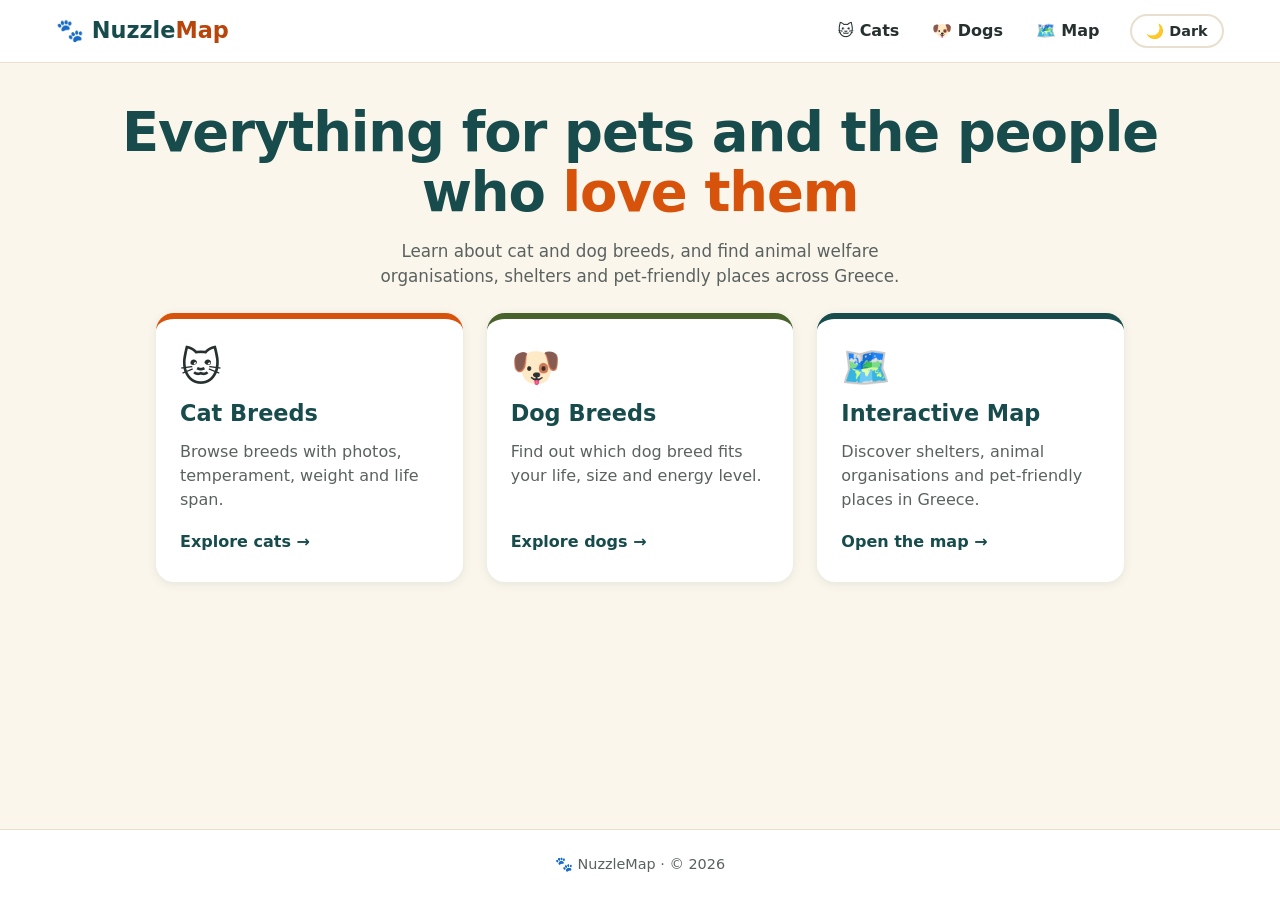
<file: index.html>
<!DOCTYPE html>
<html lang="en">
  <head>
    <meta charset="UTF-8"/>
    <meta name="viewport" content="width=device-width, initial-scale=1.0"/>
    <title>NuzzleMap | Pets, breeds and places in Greece</title>

    <!-- Εφαρμόζει το αποθηκευμένο θέμα ΠΡΙΝ ζωγραφιστεί η σελίδα (βλέπε εξήγηση) -->
    <script>
      try {
        if (localStorage.getItem('theme') === 'dark') {
          document.documentElement.classList.add('dark');
        }
      } catch (e) {}
    </script>

    <link rel="stylesheet" href="css/base.css"/>
    <link rel="stylesheet" href="css/home.css"/>
  </head>

  <body data-page="home">
    <main>
      <section class="hero">
        <h1>Everything for pets and the people who <span class="accent">love them</span></h1>
        <p class="hero-text">
          Learn about cat and dog breeds, and find animal welfare organisations,
          shelters and pet-friendly places across Greece.
        </p>
      </section>

      <section class="home-grid" aria-label="NuzzleMap sections">
        <a class="home-card home-card--cats" href="cats.html">
          <span class="home-card-icon" aria-hidden="true">🐱</span>
          <h2>Cat Breeds</h2>
          <p>Browse breeds with photos, temperament, weight and life span.</p>
          <span class="home-card-cta">Explore cats →</span>
        </a>

        <a class="home-card home-card--dogs" href="dogs.html">
          <span class="home-card-icon" aria-hidden="true">🐶</span>
          <h2>Dog Breeds</h2>
          <p>Find out which dog breed fits your life, size and energy level.</p>
          <span class="home-card-cta">Explore dogs →</span>
        </a>

        <a class="home-card home-card--map" href="map.html">
          <span class="home-card-icon" aria-hidden="true">🗺️</span>
          <h2>Interactive Map</h2>
          <p>Discover shelters, animal organisations and pet-friendly places in Greece.</p>
          <span class="home-card-cta">Open the map →</span>
        </a>
      </section>
    </main>

    <script type="module" src="script/layout.js"></script>
  </body>
</html>
</file>
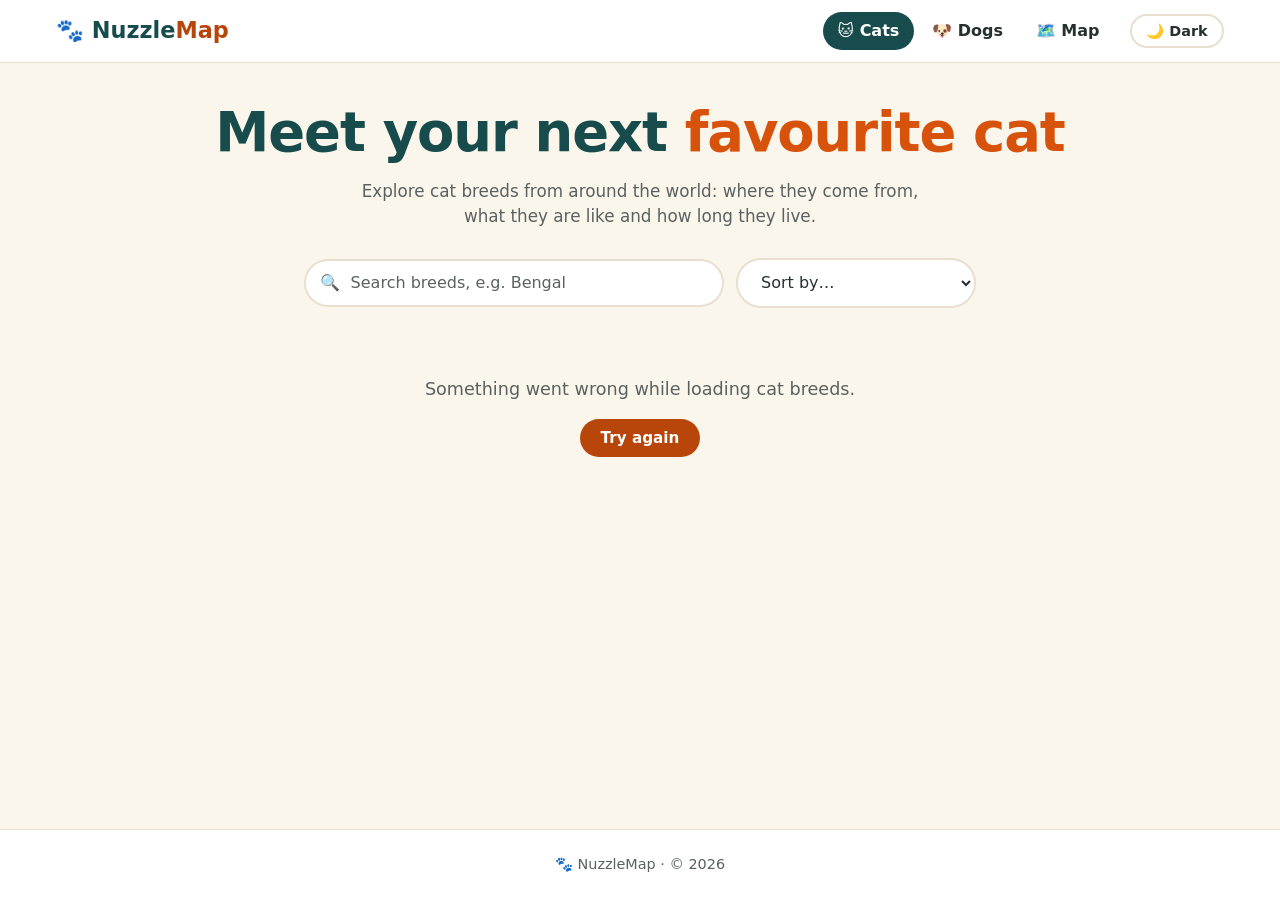
<file: cats.html>
<!DOCTYPE html>
<html lang="en">
  <head>
    <meta charset="UTF-8"/>
    <meta name="viewport" content="width=device-width, initial-scale=1.0"/>
    <title>Cat Breed Gallery | NuzzleMap</title>

    <script>
      try {
        if (localStorage.getItem('theme') === 'dark') {
          document.documentElement.classList.add('dark');
        }
      } catch (e) {}
    </script>

    <link rel="stylesheet" href="css/base.css"/>
    <link rel="stylesheet" href="css/gallery.css"/>
  </head>

  <body data-page="cats">
    <main>
      <section class="hero">
        <h1>Meet your next <span class="accent">favourite cat</span></h1>
        <p class="hero-text">
          Explore cat breeds from around the world: where they come from,
          what they are like and how long they live.
        </p>

        <div class="toolbar">
          <div class="search-wrap">
            <span class="search-icon" aria-hidden="true">🔍</span>
            <label for="search" class="visually-hidden">Search breeds</label>
            <input type="search" id="search" class="control" placeholder="Search breeds, e.g. Bengal"/>
          </div>

          <label for="sort" class="visually-hidden">Sort breeds</label>
          <select id="sort" class="control"></select>

          <div id="filters" class="filters"></div>

          <p id="count" class="count" aria-live="polite"></p>
        </div>
      </section>

      <div id="gallery"></div>
    </main>

    <dialog id="details-dialog" class="details-dialog" aria-labelledby="details-title">
      <div class="details-inner"></div>
    </dialog>

    <div id="toast" class="hidden" role="status" aria-live="polite"></div>

    <div id="loader" class="loader-container" role="status">
      <p>Cats are coming...</p>
      <div class="spinner"></div>
    </div>

    <script type="module" src="script/layout.js"></script>
    <script type="module" src="script/cats.js"></script>
  </body>
</html>
</file>
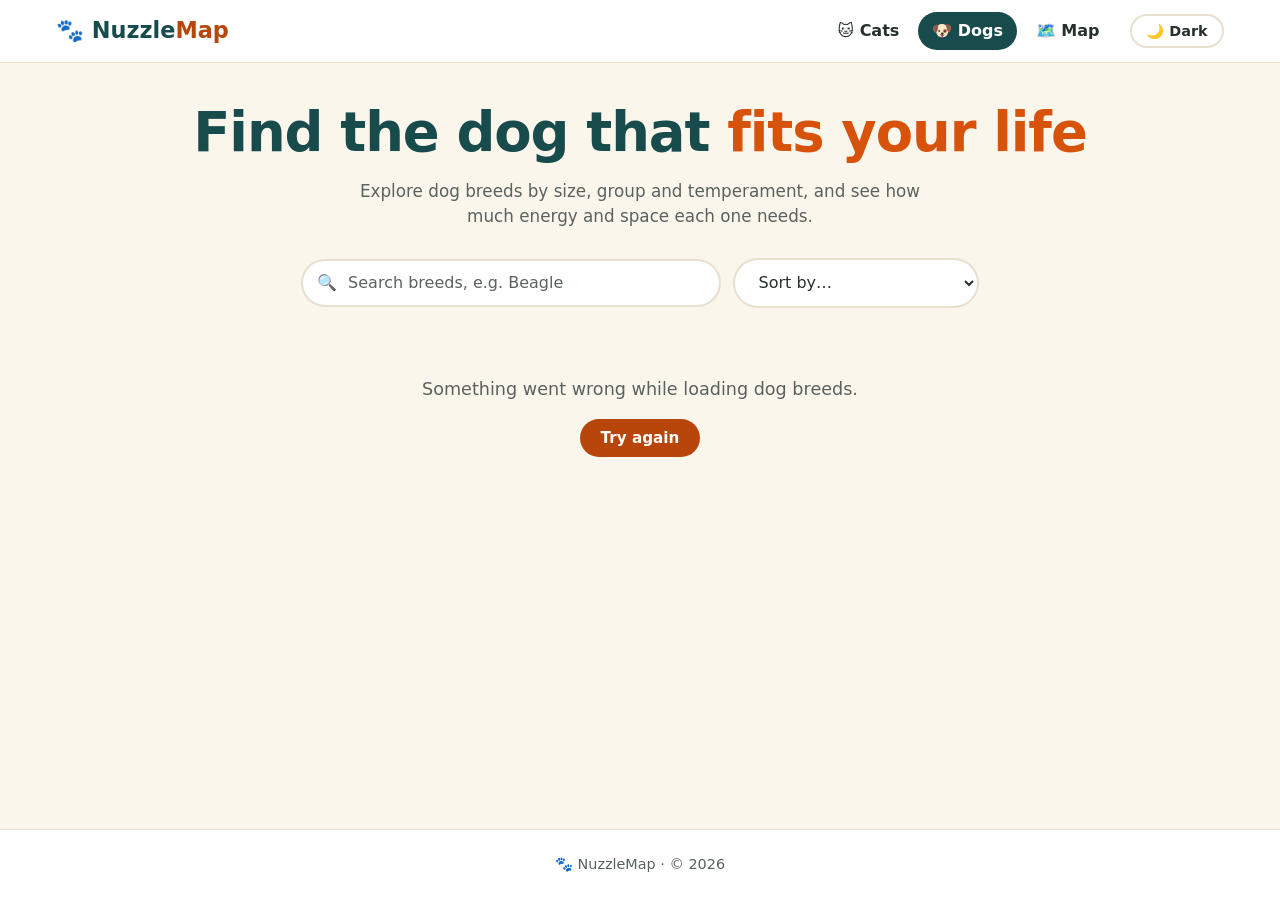
<file: dogs.html>
<!DOCTYPE html>
<html lang="en">
  <head>
    <meta charset="UTF-8"/>
    <meta name="viewport" content="width=device-width, initial-scale=1.0"/>
    <title>Dog Breed Gallery | NuzzleMap</title>

    <script>
      try {
        if (localStorage.getItem('theme') === 'dark') {
          document.documentElement.classList.add('dark');
        }
      } catch (e) {}
    </script>

    <link rel="stylesheet" href="css/base.css"/>
    <link rel="stylesheet" href="css/gallery.css"/>
  </head>

  <body data-page="dogs">
    <main>
      <section class="hero">
        <h1>Find the dog that <span class="accent">fits your life</span></h1>
        <p class="hero-text">
          Explore dog breeds by size, group and temperament, and see
          how much energy and space each one needs.
        </p>

        <div class="toolbar">
          <div class="search-wrap">
            <span class="search-icon" aria-hidden="true">🔍</span>
            <label for="search" class="visually-hidden">Search breeds</label>
            <input type="search" id="search" class="control" placeholder="Search breeds, e.g. Beagle"/>
          </div>

          <label for="sort" class="visually-hidden">Sort breeds</label>
          <select id="sort" class="control"></select>

          <div id="filters" class="filters"></div>

          <p id="count" class="count" aria-live="polite"></p>
        </div>
      </section>

      <div id="gallery"></div>
    </main>

    <dialog id="details-dialog" class="details-dialog" aria-labelledby="details-title">
      <div class="details-inner"></div>
    </dialog>

    <div id="toast" class="hidden" role="status" aria-live="polite"></div>

    <div id="loader" class="loader-container" role="status">
      <p>Dogs are coming...</p>
      <div class="spinner"></div>
    </div>

    <script type="module" src="script/layout.js"></script>
    <script type="module" src="script/dogs.js"></script>
  </body>
</html>
</file>
<file: css/base.css>
/* ==========================================================
   1. DESIGN TOKENS (CSS variables)
   ========================================================== */
:root {
  /* Χρώματα brand */
  --color-primary: #D7520A;         /* έμφαση σε μεγάλα στοιχεία */
  --color-primary-strong: #B8450A;  /* φόντο κουμπιών (καλή αντίθεση με λευκό) */
  --color-primary-hover: #983906;
  --color-gold: #E89528;            /* μικρές λεπτομέρειες, focus */
  --color-olive: #47622B;           /* chips, δευτερεύοντα */
  --color-teal: #174B4C;            /* τίτλοι, brand */

  /* Ουδέτερα (φωτεινό θέμα) */
  --color-bg: #FBF6EC;
  --color-bg-soft: #F3EBDC;
  --color-surface: #FFFFFF;
  --color-text: #26302F;
  --color-text-muted: #5A625F;
  --color-border: #E8DFCF;

  /* Ρόλοι: τι χρώμα παίρνει κάθε είδος στοιχείου */
  --color-heading: var(--color-teal);
  --color-link: var(--color-teal);
  --color-accent-text: var(--color-primary);
  --color-brand-accent: var(--color-primary-strong);
  --color-field-hover: var(--color-teal);
  --nav-active-bg: var(--color-teal);
  --nav-active-text: #FFFFFF;
  --chip-bg: #E9EFDF;
  --chip-text: var(--color-olive);

  --shadow-card: 0 2px 10px rgba(23, 75, 76, 0.10);
  --shadow-card-hover: 0 12px 28px rgba(23, 75, 76, 0.18);

  --font-body: system-ui, -apple-system, "Segoe UI", Roboto, "Helvetica Neue", Arial, sans-serif;
  --radius-card: 18px;
  --radius-pill: 999px;
}

/* Σκούρο θέμα: ξαναορίζουμε ΜΟΝΟ τις τιμές των ρόλων.
   Η κλάση "dark" μπαίνει στο <html> (:root), όχι στο <body>. */
:root.dark {
  --color-bg: #0E1D1E;
  --color-bg-soft: #142628;
  --color-surface: #172B2C;
  --color-text: #F1ECE1;
  --color-text-muted: #B3BDB9;
  --color-border: #274042;

  --color-heading: var(--color-gold);
  --color-link: var(--color-gold);
  --color-accent-text: var(--color-gold);
  --color-brand-accent: var(--color-gold);
  --color-field-hover: var(--color-gold);
  --nav-active-bg: var(--color-gold);
  --nav-active-text: #0E1D1E;
  --chip-bg: #2A3F1D;
  --chip-text: #D5E6BF;

  --shadow-card: 0 2px 10px rgba(0, 0, 0, 0.4);
  --shadow-card-hover: 0 12px 28px rgba(0, 0, 0, 0.55);
}

/* ==========================================================
   2. BASE
   ========================================================== */
* {
  box-sizing: border-box;
  margin: 0;
  padding: 0;
}

body {
  display: flex;            /* στήλη: header / main / footer */
  flex-direction: column;
  min-height: 100vh;
  font-family: var(--font-body);
  line-height: 1.5;
  background: var(--color-bg);
  color: var(--color-text);
}

main {
  flex: 1;                  /* παίρνει τον ελεύθερο χώρο: το footer μένει κάτω */
}

.visually-hidden {
  position: absolute;
  width: 1px;
  height: 1px;
  overflow: hidden;
  clip: rect(0, 0, 0, 0);
  white-space: nowrap;
}

.hidden {
  display: none;
}

:focus-visible {
  outline: 3px solid var(--color-gold);
  outline-offset: 2px;
}

/* ==========================================================
   3. HEADER ΚΑΙ NAVIGATION
   ========================================================== */
.site-header {
  position: sticky;
  top: 0;
  z-index: 100;
  background: var(--color-surface);
  border-bottom: 1px solid var(--color-border);
}

.site-header-inner {
  display: flex;
  flex-wrap: wrap;
  align-items: center;
  gap: 0.5rem 1rem;
  max-width: 1200px;
  margin: 0 auto;
  padding: 0.75rem 1rem;
}

.brand {
  font-size: 1.4rem;
  font-weight: 800;
  color: var(--color-heading);
  text-decoration: none;
}

.brand-map {
  color: var(--color-brand-accent);
}

.main-nav {
  margin-left: auto;  /* σπρώχνει menu και κουμπί θέματος προς τα δεξιά */
}

.nav-list {
  display: flex;
  gap: 0.25rem;
  list-style: none;
}

.nav-link {
  display: block;
  padding: 0.45rem 0.9rem;
  border-radius: var(--radius-pill);
  color: var(--color-text);
  font-weight: 600;
  text-decoration: none;
  transition: background-color 0.2s ease;
}

.nav-link:hover {
  background: var(--color-bg-soft);
}

/* Η τρέχουσα σελίδα (το aria-current μπαίνει από το layout.js) */
.nav-link[aria-current="page"] {
  background: var(--nav-active-bg);
  color: var(--nav-active-text);
}

.theme-toggle {
  background: transparent;
  color: var(--color-text);
  border: 2px solid var(--color-border);
  border-radius: var(--radius-pill);
  padding: 0.4rem 0.9rem;
  font-family: inherit;
  font-size: 0.9rem;
  font-weight: 600;
  cursor: pointer;
  transition: border-color 0.2s ease;
}

.theme-toggle:hover {
  border-color: var(--color-primary);
}

/* Στενές οθόνες: το menu πηγαίνει σε δεύτερη γραμμή, σε όλο το πλάτος */
@media (max-width: 640px) {
  .main-nav {
    order: 3;
    flex-basis: 100%;
    margin-left: 0;
  }

  .nav-list {
    justify-content: center;
  }

  .theme-toggle {
    margin-left: auto;
  }
}

/* ==========================================================
   4. HERO (κοινό για όλες τις σελίδες)
   ========================================================== */
.hero {
  max-width: 1200px;
  margin: 0 auto;
  padding: 2.5rem 1rem 1.5rem;
  text-align: center;
}

.hero h1 {
  font-size: clamp(2rem, 6vw, 3.4rem);
  line-height: 1.1;
  letter-spacing: -0.02em;
  font-weight: 800;
  color: var(--color-heading);
}

.accent {
  color: var(--color-accent-text);
}

.hero-text {
  max-width: 55ch;
  margin: 1rem auto 0;
  font-size: 1.05rem;
  color: var(--color-text-muted);
}

/* ==========================================================
   5. ΚΟΥΜΠΙΑ (κοινό στυλ για <button> και <a>)
   ========================================================== */
.btn {
  display: inline-block;
  background-color: var(--color-primary-strong);
  color: #FFFFFF;
  border: none;
  border-radius: var(--radius-pill);
  padding: 0.65rem 1.3rem;
  font-family: inherit;
  font-size: 0.95rem;
  font-weight: 700;
  text-align: center;
  text-decoration: none;
  cursor: pointer;
  transition: background-color 0.2s ease;
}

.btn:hover:not(:disabled) {
  background-color: var(--color-primary-hover);
}

.btn:disabled {
  opacity: 0.75;
  cursor: not-allowed;
}

/* ==========================================================
   6. FOOTER
   ========================================================== */
.site-footer {
  background: var(--color-surface);
  border-top: 1px solid var(--color-border);
  color: var(--color-text-muted);
  text-align: center;
  font-size: 0.9rem;
  padding: 1.5rem 1rem;
}

/* ==========================================================
   7. ΣΕΛΙΔΕΣ «COMING SOON»
   ========================================================== */
.coming-soon {
  max-width: 480px;
  margin: 1rem auto 3rem;
  padding: 2rem 1.5rem;
  text-align: center;
  background: var(--color-surface);
  border: 2px dashed var(--color-border);
  border-radius: var(--radius-card);
}

.coming-soon-icon {
  font-size: 2.5rem;
}

.coming-soon h2 {
  margin: 0.5rem 0;
  color: var(--color-heading);
}

.coming-soon p:not(.coming-soon-icon) {
  margin-bottom: 1.25rem;
  color: var(--color-text-muted);
}

/* ==========================================================
   8. TOAST ΚΑΙ LOADER
   ========================================================== */
#toast {
  position: fixed;
  bottom: 20px;
  left: 50%;
  transform: translateX(-50%);
  max-width: calc(100% - 2rem);
  color: #FFFFFF;
  text-align: center;
  padding: 0.8rem 1.4rem;
  border-radius: var(--radius-pill);
  box-shadow: 0 4px 12px rgba(0, 0, 0, 0.3);
  z-index: 10000;
}

#toast.toast--success {
  background: var(--color-teal);
  border: 1px solid var(--color-gold);
}

#toast.toast--error {
  background: #8C1D18;  /* σκούρο κόκκινο: ~9:1 αντίθεση με λευκό κείμενο */
  border: 1px solid #F2B8B5;
}

.loader-container {
  position: fixed;
  inset: 0;
  display: flex;
  flex-direction: column;
  justify-content: center;
  align-items: center;
  background: var(--color-bg);
  z-index: 9999;
}

.loader-container.hidden {
  display: none;
}

.loader-container p {
  margin-bottom: 1rem;
  font-size: 1.2rem;
  color: var(--color-text-muted);
}

.spinner {
  width: 60px;
  height: 60px;
  border: 8px solid var(--color-border);
  border-top-color: var(--color-primary);
  border-radius: 50%;
  animation: spin 1s linear infinite;
}

/* ==========================================================
   9. ANIMATIONS
   ========================================================== */
@keyframes fadeIn {
  from { opacity: 0; transform: translateY(10px); }
  to   { opacity: 1; transform: translateY(0); }
}

@keyframes spin {
  to { transform: rotate(360deg); }
}

@media (prefers-reduced-motion: reduce) {
  * {
    animation-duration: 0.01ms !important;
    transition-duration: 0.01ms !important;
  }
}
</file>
<file: css/home.css>
.home-grid {
  display: grid;
  grid-template-columns: repeat(auto-fit, minmax(min(100%, 260px), 1fr));
  gap: 1.5rem;
  max-width: 1000px;
  margin: 0 auto;
  padding: 0 1rem 3rem;
}

.home-card {
  --card-accent: var(--color-primary);  /* τοπική μεταβλητή, την αλλάζουν τα modifiers */
  display: flex;
  flex-direction: column;
  gap: 0.6rem;
  padding: 1.75rem 1.5rem;
  background: var(--color-surface);
  border-top: 6px solid var(--card-accent);
  border-radius: var(--radius-card);
  box-shadow: var(--shadow-card);
  color: inherit;
  text-decoration: none;
  transition: transform 0.2s ease, box-shadow 0.2s ease;
}

.home-card--dogs { --card-accent: var(--color-olive); }
.home-card--map  { --card-accent: var(--color-heading); }

.home-card:hover {
  transform: translateY(-6px);
  box-shadow: var(--shadow-card-hover);
}

.home-card-icon {
  font-size: 2.5rem;
  line-height: 1;
}

.home-card h2 {
  font-size: 1.4rem;
  color: var(--color-heading);
}

.home-card p {
  color: var(--color-text-muted);
}

.tag-soon {
  align-self: flex-start;
  background: var(--color-gold);
  color: #26302F;
  font-size: 0.75rem;
  font-weight: 700;
  padding: 0.15rem 0.65rem;
  border-radius: var(--radius-pill);
}

.home-card-cta {
  margin-top: auto;
  padding-top: 0.5rem;
  font-weight: 700;
  color: var(--color-link);
}
</file>
<file: css/gallery.css>
/* ==========================================================
   ΧΕΙΡΙΣΤΗΡΙΑ (search, sort, φίλτρα, μετρητής)
   ========================================================== */
.toolbar {
  display: flex;
  flex-wrap: wrap;
  align-items: center;
  justify-content: center;
  gap: 0.75rem;
  margin-top: 1.75rem;
}

.filters {
  display: flex;
  flex-wrap: wrap;
  justify-content: center;
  gap: 0.75rem;
}

.filters:empty {
  display: none;  /* οι γάτες δεν έχουν φίλτρα */
}

.search-wrap {
  position: relative;
  flex: 1 1 280px;
  max-width: 420px;
}

.search-icon {
  position: absolute;
  left: 1rem;
  top: 50%;
  transform: translateY(-50%);
  pointer-events: none;
}

/* Κοινό στυλ για το πεδίο αναζήτησης και ΟΛΑ τα select */
.control {
  font-family: inherit;
  font-size: 1rem;
  color: var(--color-text);
  background: var(--color-surface);
  border: 2px solid var(--color-border);
  border-radius: var(--radius-pill);
  padding: 0.8rem 1.2rem;
  transition: border-color 0.2s ease;
}

.search-wrap .control {
  width: 100%;
  padding-left: 2.8rem;
}

select.control {
  cursor: pointer;
}

.control:hover,
.control:focus {
  border-color: var(--color-field-hover);
}

.control::placeholder {
  color: var(--color-text-muted);
  opacity: 1;
}

.count {
  flex-basis: 100%;
  font-size: 0.9rem;
  color: var(--color-text-muted);
}

/* ==========================================================
   GALLERY ΚΑΙ ΚΑΡΤΕΣ
   ========================================================== */
#gallery {
  display: grid;
  grid-template-columns: repeat(auto-fill, minmax(min(100%, 260px), 1fr));
  gap: 1.5rem;
  max-width: 1200px;
  margin: 0 auto;
  padding: 0 1rem 3rem;
}

.card {
  display: flex;
  flex-direction: column;
  background: var(--color-surface);
  border-radius: var(--radius-card);
  overflow: hidden;
  box-shadow: var(--shadow-card);
  animation: fadeIn 0.5s ease-out;
  transition: transform 0.2s ease, box-shadow 0.2s ease;
}

.card:hover {
  transform: translateY(-6px);
  box-shadow: var(--shadow-card-hover);
}

.card-media {
  position: relative;
  aspect-ratio: 4 / 3;
  overflow: hidden;
  background: var(--color-bg-soft);
}

.card-media img {
  display: block;
  width: 100%;
  height: 100%;
  object-fit: cover;
  transition: transform 0.4s ease;
}

.card:hover .card-media img {
  transform: scale(1.05);
}

.badge {
  position: absolute;
  top: 0.75rem;
  right: 0.75rem;
  background: #FFFFFF;
  color: var(--color-teal);
  font-size: 0.8rem;
  font-weight: 700;
  padding: 0.25rem 0.7rem;
  border-radius: var(--radius-pill);
  box-shadow: 0 1px 4px rgba(0, 0, 0, 0.25);
}

/* Το badge της ομάδας φυλής: αριστερά, σε άλλο χρώμα */
.badge--left {
  right: auto;
  left: 0.75rem;
  background: var(--color-teal);
  color: #FFFFFF;
}

.card-body {
  display: flex;
  flex-direction: column;
  flex: 1;
  gap: 0.7rem;
  padding: 1.1rem 1.25rem 1.25rem;
}

.card-body h2 {
  font-size: 1.3rem;
  line-height: 1.2;
  color: var(--color-heading);
}

.origin {
  font-size: 0.9rem;
  color: var(--color-text-muted);
}

.chips {
  display: flex;
  flex-wrap: wrap;
  gap: 0.4rem;
  list-style: none;
}

.chips:empty {
  display: none;
}

.chip {
  background: var(--chip-bg);
  color: var(--chip-text);
  font-size: 0.8rem;
  font-weight: 600;
  padding: 0.2rem 0.65rem;
  border-radius: var(--radius-pill);
}

.stats {
  display: grid;
  grid-template-columns: 1fr 1fr;
  gap: 0.5rem;
  padding: 0.6rem 0.8rem;
  background: var(--color-bg-soft);
  border-radius: 12px;
}

.stat span {
  display: block;
  font-size: 0.7rem;
  text-transform: uppercase;
  letter-spacing: 0.05em;
  color: var(--color-text-muted);
}

.stat strong {
  font-size: 0.95rem;
}

.card-actions {
  display: flex;
  align-items: center;
  justify-content: space-between;
  gap: 0.75rem;
  margin-top: auto;
  padding-top: 0.4rem;
}

.adopt-btn {
  margin-left: auto;
}

/* Δευτερεύον κουμπί: περίγραμμα αντί για γεμάτο φόντο */
.btn--ghost {
  background: transparent;
  color: var(--color-link);
  border: 2px solid var(--color-border);
  padding: 0.55rem 1.1rem;
}

.btn--ghost:hover:not(:disabled) {
  background: var(--color-bg-soft);
  border-color: var(--color-link);
}

/* Μηνύματα μέσα στο gallery (σφάλμα / κανένα αποτέλεσμα) */
.message {
  grid-column: 1 / -1;
  text-align: center;
  padding: 2rem 1rem;
  font-size: 1.1rem;
  color: var(--color-text-muted);
}

.message .btn {
  margin-top: 1rem;
}

/* ==========================================================
   ΠΑΡΑΘΥΡΟ ΛΕΠΤΟΜΕΡΕΙΩΝ (<dialog>)
   ========================================================== */
.details-dialog {
  /* Το global "* { margin: 0 }" θα έσπαγε το κεντράρισμα, γι' αυτό το ξαναορίζουμε */
  margin: auto;
  width: min(92vw, 560px);
  max-height: 90vh;
  padding: 0;
  overflow: auto;
  border: none;
  border-radius: var(--radius-card);
  background: var(--color-surface);
  color: var(--color-text);
  box-shadow: 0 20px 50px rgba(0, 0, 0, 0.35);
}

.details-dialog::backdrop {
  background: rgba(10, 25, 26, 0.65);
}

/* Όσο το παράθυρο είναι ανοιχτό, η σελίδα πίσω δεν κυλά */
body:has(dialog[open]) {
  overflow: hidden;
}

.details-inner {
  position: relative;
}

.details-close {
  position: absolute;
  top: 0.75rem;
  right: 0.75rem;
  z-index: 1;
  width: 2.2rem;
  height: 2.2rem;
  border: none;
  border-radius: 50%;
  background: #FFFFFF;
  color: var(--color-teal);
  font-size: 1rem;
  font-weight: 700;
  cursor: pointer;
  box-shadow: 0 1px 4px rgba(0, 0, 0, 0.3);
}

.details-media {
  aspect-ratio: 16 / 10;
  background: var(--color-bg-soft);
}

.details-media img {
  display: block;
  width: 100%;
  height: 100%;
  object-fit: cover;
}

.details-content {
  display: flex;
  flex-direction: column;
  gap: 0.9rem;
  padding: 1.25rem 1.5rem 1.5rem;
}

.details-content h2 {
  font-size: 1.6rem;
  line-height: 1.2;
  color: var(--color-heading);
}

.details-description {
  color: var(--color-text-muted);
}

.details-list {
  display: flex;
  flex-direction: column;
}

.details-row {
  display: grid;
  grid-template-columns: 8rem 1fr;
  gap: 0.5rem;
  padding: 0.55rem 0;
  border-top: 1px solid var(--color-border);
}

.details-row dt {
  font-size: 0.8rem;
  font-weight: 700;
  text-transform: uppercase;
  letter-spacing: 0.05em;
  color: var(--color-text-muted);
}

.details-content .btn {
  align-self: flex-start;
}
</file>
